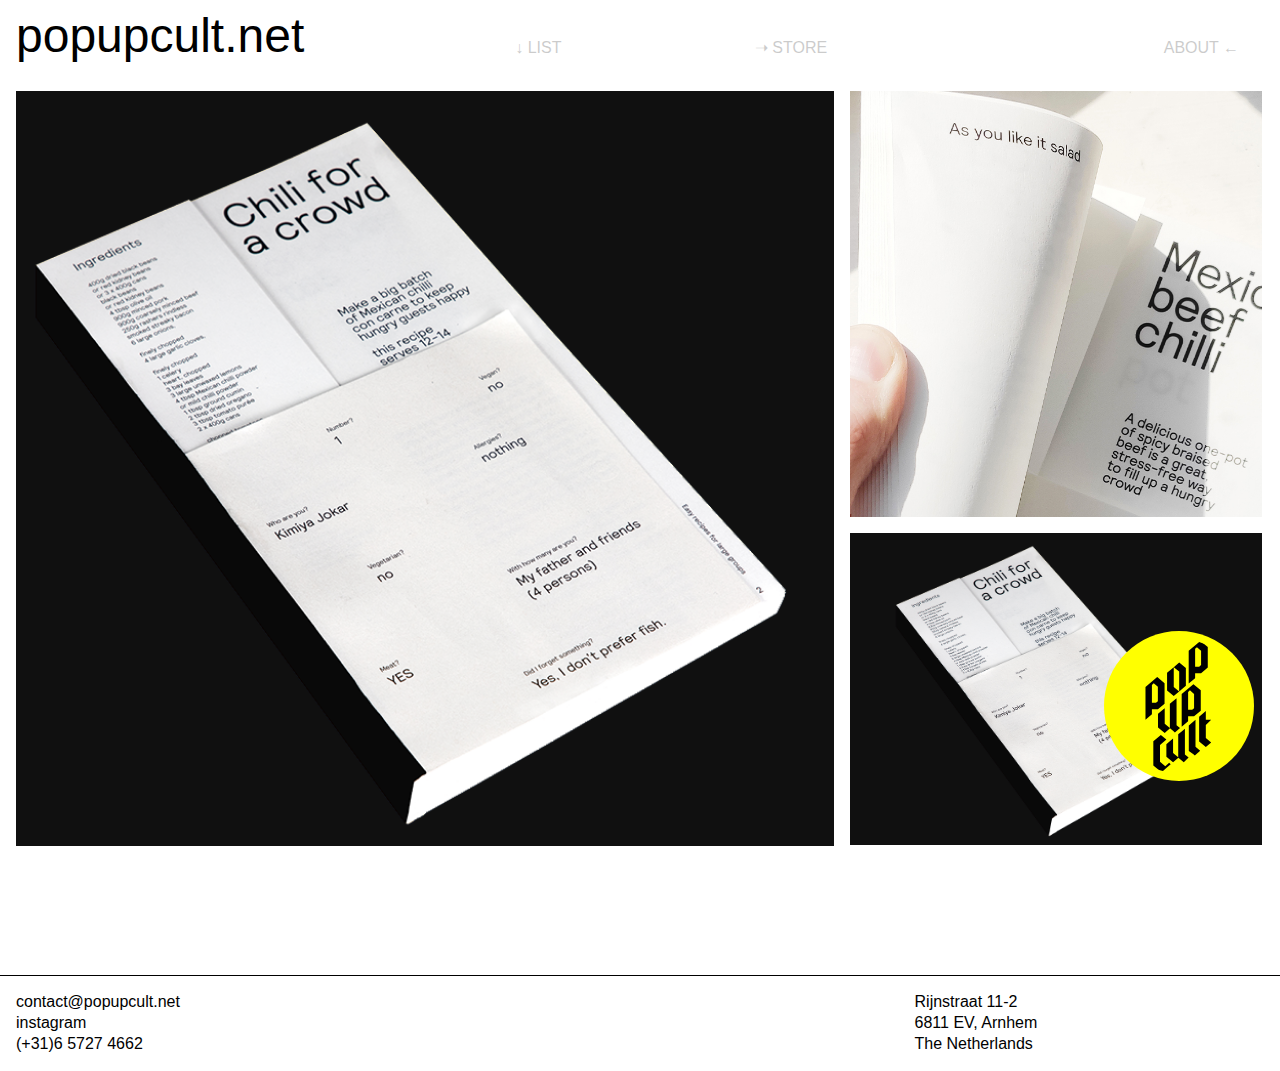
<file: index.html>
<!DOCTYPE html>


<!--
######  ####### ######  #     # ######   #####  #     # #       #######
#     # #     # #     # #     # #     # #     # #     # #          #
#     # #     # #     # #     # #     # #       #     # #          #
######  #     # ######  #     # ######  #       #     # #          #
#       #     # #       #     # #       #       #     # #          #    ###
#       #     # #       #     # #       #     # #     # #          #    ###
#       ####### #        #####  #        #####   #####  #######    #    ###
-->

<html lang="en" dir="ltr">

<head>
  <meta charset="UTF-8">
  <meta name="viewport" content="width=device-width, initial-scale=1">

  <title>popupcult</title>
  <meta name="author" content="popupcult, Brigit van Eijk, Ralph Bruens">
  <meta name="description" content="A graphic design collective for digital and printed matter.">
  <meta name="keywords" content="pop,up,cult,grafisch,ontwerp,Tilburg,logo,huisstijl,poster,publicatie">

  <meta property="og:type" content="website">
  <meta property="og:title" content="popupcult">
  <meta property="og:description" content="A graphic design collective for digital and printed matter.">
  <meta property="og:image" content="">
  <meta property="og:url" content="http://popupcult.net">
  <meta property="og:site_name" content="popupcult.net">

  <meta name="twitter:title" content="popupcult">
  <meta name="twitter:description" content="A graphic design collective for digital and printed matter.">
  <meta name="twitter:image" content="">
  <meta name="twitter:site" content="@popupcult">
  <meta name="twitter:creator" content="@popupcult">

  <!-- __________ -->
  <meta http-equiv="Content-Type" content="text/html; charset=us-ascii">
  <link rel="stylesheet" href="css/index.css">
  <link rel="stylesheet" href="css/slideshow.css">


  <script src="https://ajax.googleapis.com/ajax/libs/jquery/3.1.0/jquery.min.js"> </script>
  <script src="js/index.js"></script>


</head>

<body>

  <header class="header_container">
    <a href='index.html'>
      <h1 class="logo_container">popupcult.net</h1></a>
   
   
    <div class="menu_list_container">   
      <a class='menubtn' href='list.html'>↓ LIST</a>
    </div>
   
    <div class="menu_store_container">   
      <a class='menubtn right' href='https://store.popupcult.net/'>➝ STORE</a>
    </div>
  
    <div class="menu_about_container">  
      <a class='menubtn right' href='about.html'>ABOUT ←</a>
      <a href="javascript:void(0);" class="icon right" onclick="myFunction()">
        <p class="fa fa-bars mobile">M</p>
      </a>
    </div>
  
  </header>
  
  <div class="topnav">
  
   
    <div id="dropdown">
      <a href="list.html">↓ LIST</a>
      <a href="about.html">ABOUT ←</a>
      <a class="bottom" href="https://store.popupcult.net/">➝ STORE</a>
    </div>
  
    </div>

 
  <div class="main-container">
    <img class="ellipse fit" src="img/puclogo.svg" alt="popupcult">

    <div class="content_container">
        
      <div class="mySlides fade">
          <img class="cover" src="img/crowd_thumbnail.png" style="width:100%">
        </div>

        <div class="mySlides fade">
          <img class="cover" src="img/yacht_thumbnail.jpg" style="width:100%">
        </div>

        <div class="mySlides fade">
          <img class="cover" src="img/puccrouwd_thumbnail_2.png" style="width:100%">
        </div>
      
    </div>  

    <div class="text_container">

        <div class="mySlides2 fade">
          <img class="cover" src="img/crowd_thumbnail_2.jpg" style="width:100%">
        </div>

        <div class="mySlides2 fade">
          <img class="cover" src="img/Mira_thumbnail.png" style="width:100%">
        </div>

        <div class="mySlides2 fade">
          <img class="cover" src="img/Mira_thumbnail_2.png" style="width:100%">
        </div>
      
      </div>
   
    <!-- Slide show -->
         

    <div class="slide_container">
      
         <div class="mySlides3 fade">
          <img class="cover" src="img/crowd_thumbnail.png" style="width:100%">
        </div>

        <div class="mySlides3 fade">
          <img class="cover" src="img/Mira_thumbnail.png" style="width:100%">
        </div>

        <div class="mySlides3 fade">
          <img class="cover" src="img/Mira_thumbnail_2.png" style="width:100%">
        </div>

    </div>

  </div>
  
  <footer class="footer_container">
    <div class='contact_container'>
      <p class='foot'>contact@popupcult.net</p>
      <p class='foot'>instagram</p>
      <p class='foot'>(+31)6 5727 4662</p>
      
    </div>

    <div class='quote_container'>
    </div>

    <div class='social_container'>
      <p class='foot'>Rijnstraat 11-2</p>
      <p class='foot'>6811 EV, Arnhem</p>
      <p class='foot'>The Netherlands</p>
    </div>
  </footer>
      

  

    

  <script src="js/slide.js"></script>
  <script src="js/slide02.js"></script>
  <script src="js/slide03.js"></script>

  <!-- /* NO HTML BEYOND THIS SECTION*/ -->
  <script src="https://ajax.googleapis.com/ajax/libs/jquery/3.2.1/jquery.min.js"></script>
  <script src="js/index.js"></script>



</body>

</html>
</file>
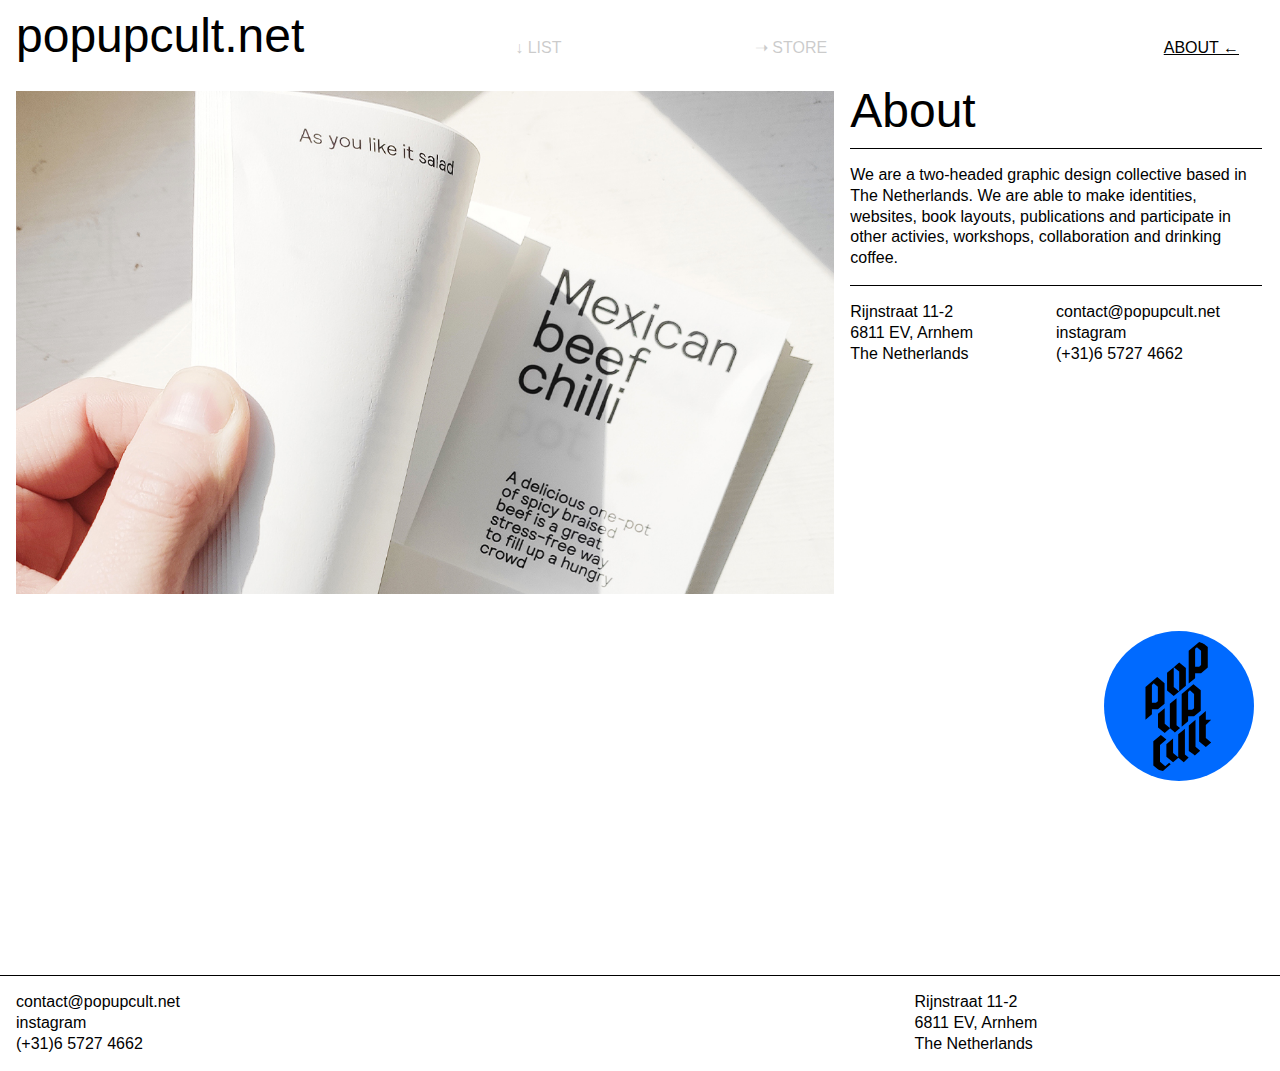
<file: about.html>
<!DOCTYPE html>


<!--
######  ####### ######  #     # ######   #####  #     # #       #######
#     # #     # #     # #     # #     # #     # #     # #          #
#     # #     # #     # #     # #     # #       #     # #          #
######  #     # ######  #     # ######  #       #     # #          #
#       #     # #       #     # #       #       #     # #          #    ###
#       #     # #       #     # #       #     # #     # #          #    ###
#       ####### #        #####  #        #####   #####  #######    #    ###
-->

<html lang="en" dir="ltr">

<head>
  <meta charset="UTF-8">
  <meta name="viewport" content="width=device-width, initial-scale=1">

  <title>Mindgarden - popupcult</title>
  <meta name="author" content="popupcult, Brigit van Eijk, Ralph Bruens">
  <meta name="description" content="A graphic design collective for digital and printed matter.">
  <meta name="keywords" content="pop,up,cult,grafisch,ontwerp,Arnhem,Amsterdam,graphic, design, books, exhibition, games,logo, huisstijl, poster,publicatie">
  <meta property="og:type" content="website">
  <meta property="og:title" content="popupcult">
  <meta property="og:description" content="A graphic design collective for digital and printed matter.">
  <meta property="og:image" content="">
  <meta property="og:url" content="http://popupcult.net">
  <meta property="og:site_name" content="popupcult.net">

  <meta name="twitter:title" content="popupcult">
  <meta name="twitter:description" content="A graphic design collective for digital and printed matter.">
  <meta name="twitter:image" content="">
  <meta name="twitter:site" content="@popupcult">
  <meta name="twitter:creator" content="@popupcult">

  <!-- __________ -->
  <meta http-equiv="Content-Type" content="text/html; charset=us-ascii">
  <link rel="stylesheet" href="css/index.css">


  <script src="https://ajax.googleapis.com/ajax/libs/jquery/3.1.0/jquery.min.js"> </script>
  <script src="js/index.js"></script>


</head>

<body>

  <header class="header_container">
    <a href='index.html'>
      <h1 class="logo_container">popupcult.net</h1></a>
   
   
    <div class="menu_list_container">   
      <a class='menubtn' href='list.html'>↓ LIST</a>
    </div>
   
    <div class="menu_store_container">   
      <a class='menubtn right' href='https://store.popupcult.net/'>➝ STORE</a>
    </div>
  
    <div class="menu_about_container">  
      <a class='menubtnactive right' href='about.html'>ABOUT ←</a>
      <a href="javascript:void(0);" class="icon right" onclick="myFunction()">
        <p class="fa fa-bars mobile">M</p>
      </a>
    </div>
  
  </header>
  
  <div class="topnav">
  
   
    <div id="dropdown">
      <a href="list.html">↓ LIST</a>
      <a href="about.html">ABOUT ←</a>
      <a class="bottom" href="https://store.popupcult.net/">➝ STORE</a>
    </div>

    </div>

    <div class="thumbnail_container">
      <a href='recipes.html'>
        <div class='project'>
          <img src="img/crowd_thumbnail.png" style="width:100%" alt="crowd">
        </div>
      </a>

    </div> 

  <div class="main-container">

     

    <img class="ellipse fit" src="img/puclogo.svg" alt="popupcult">

  
    <div class="content_container">
      <a href='recipes.html'>
        <div class='project'>
          <img src="img/crowd_thumbnail_2.jpg" style="width:100%" alt="crowd">
        </div>
      </a>

    </div>  

    <div class="text_container">
       
      <h1>
        About
       </h1>

    <div class="infotable"> 
      <p>
        We are a two-headed graphic design collective based in The Netherlands. We are able to make identities, websites, book layouts, publications and participate in other activies, workshops, collaboration and drinking coffee.      </p>
    </div>
    
    <div class="infotable">
      <div class="exinfo">
        <p>
          Rijnstraat 11-2
          <br>
          6811 EV, Arnhem
          <br>
          The Netherlands </p>      
        </div>
      <div class="service">
        <p>contact@popupcult.net
          <br>
          instagram
          <br>
          (+31)6 5727 4662 </p>
      </div>
        
    </div>
  </div>

      <!-- Slide show -->
    <div class=" slide_container">
    </div>
    </div>
    
    <footer class="footer_container">
      <div class='contact_container'>
        <p class='foot'>contact@popupcult.net</p>
        <p class='foot'>instagram</p>
        <p class='foot'>(+31)6 5727 4662</p>
        
      </div>
  
      <div class='quote_container'>
      </div>
  
      <div class='social_container'>
        <p class='foot'>Rijnstraat 11-2</p>
        <p class='foot'>6811 EV, Arnhem</p>
        <p class='foot'>The Netherlands</p>
      </div>
    </footer>



  <!-- /* NO HTML BEYOND THIS SECTION*/ -->
  <script src="https://ajax.googleapis.com/ajax/libs/jquery/3.2.1/jquery.min.js"></script>
  <script src="js/index.js"></script>



</body>

</html>
</file>
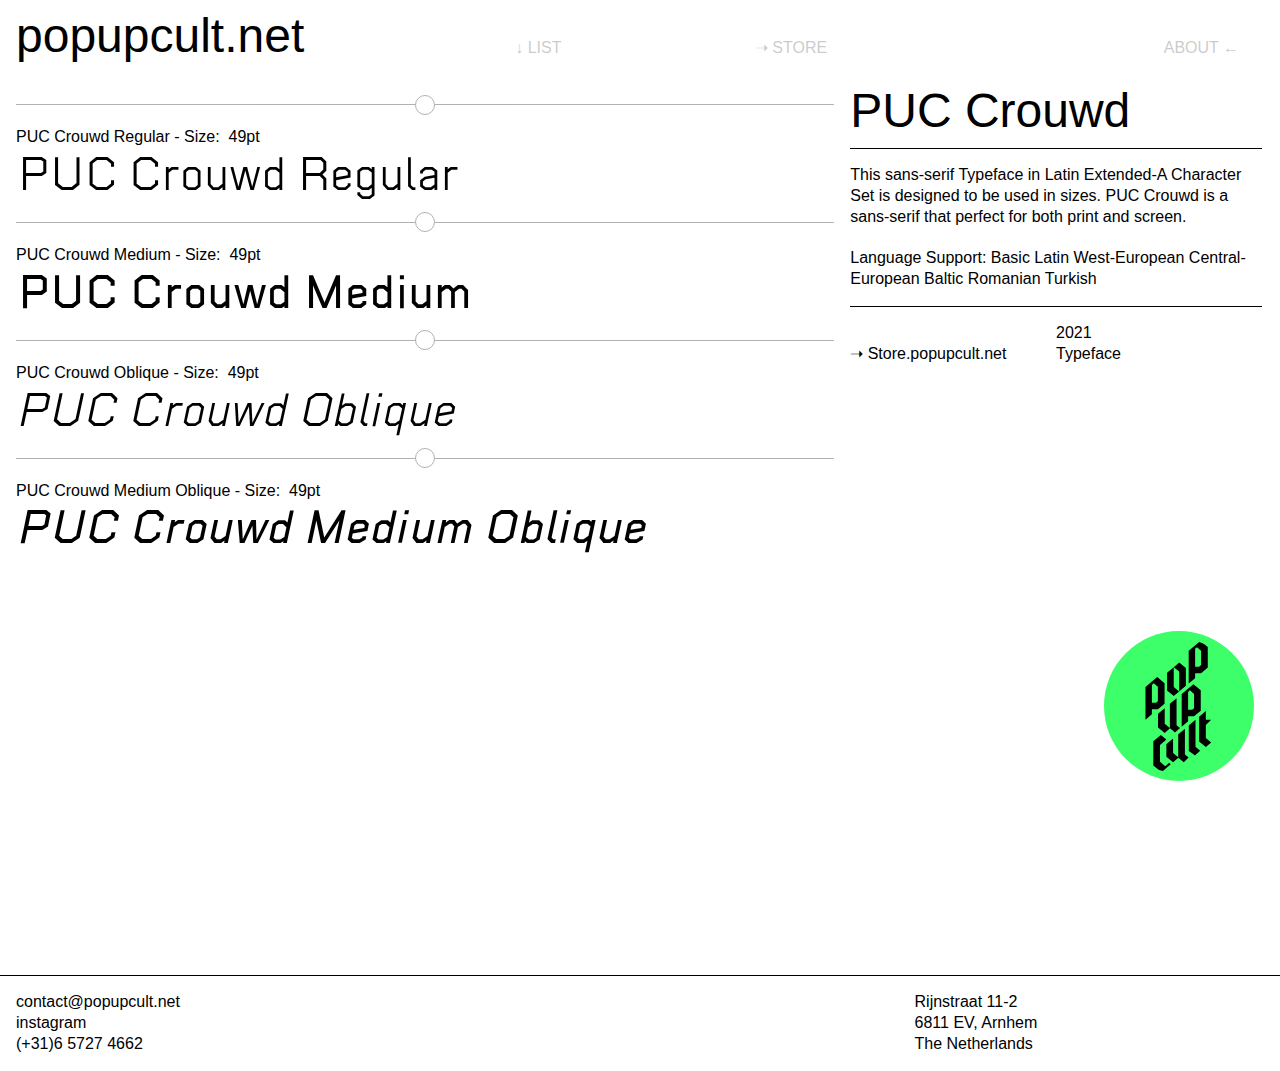
<file: crouwd.html>
<!DOCTYPE html>


<!--
######  ####### ######  #     # ######   #####  #     # #       #######
#     # #     # #     # #     # #     # #     # #     # #          #
#     # #     # #     # #     # #     # #       #     # #          #
######  #     # ######  #     # ######  #       #     # #          #
#       #     # #       #     # #       #       #     # #          #    ###
#       #     # #       #     # #       #     # #     # #          #    ###
#       ####### #        #####  #        #####   #####  #######    #    ###
-->

<html lang="en" dir="ltr">

<head>
  <meta charset="UTF-8">
  <meta name="viewport" content="width=device-width, initial-scale=1">

  <title>PUC Crouwd - popupcult</title>
  <meta name="author" content="popupcult, Brigit van Eijk, Ralph Bruens">
  <meta name="description" content="A graphic design collective for digital and printed matter.">
  <meta name="keywords" content="pop,up,cult,grafisch,ontwerp,Arnhem,Amsterdam,graphic, design, books, exhibition, games,logo, huisstijl, poster,publicatie">
  <meta property="og:type" content="website">
  <meta property="og:title" content="popupcult">
  <meta property="og:description" content="A graphic design collective for digital and printed matter.">
  <meta property="og:image" content="">
  <meta property="og:url" content="http://popupcult.net">
  <meta property="og:site_name" content="popupcult.net">

  <meta name="twitter:title" content="popupcult">
  <meta name="twitter:description" content="A graphic design collective for digital and printed matter.">
  <meta name="twitter:image" content="">
  <meta name="twitter:site" content="@popupcult">
  <meta name="twitter:creator" content="@popupcult">

  <!-- __________ -->
  <meta http-equiv="Content-Type" content="text/html; charset=us-ascii">
  <link rel="stylesheet" href="css/index.css">
  <link rel="stylesheet" href="css/typetest.css">

  <script src="https://ajax.googleapis.com/ajax/libs/jquery/3.5.1/jquery.min.js"> </script>
  <script src="js/index.js"></script>


</head>

<body>

  <header class="header_container">
    <a href='index.html'>
      <h1 class="logo_container">popupcult.net</h1></a>
   
   
    <div class="menu_list_container">   
      <a class='menubtn' href='list.html'>↓ LIST</a>
    </div>
   
    <div class="menu_store_container">   
      <a class='menubtn right' href='https://store.popupcult.net/'>➝ STORE</a>
    </div>
  
    <div class="menu_about_container">  
      <a class='menubtn right' href='about.html'>ABOUT ←</a>
      <a href="javascript:void(0);" class="icon right" onclick="myFunction()">
        <p class="fa fa-bars mobile">M</p>
      </a>
    </div>
  
  </header>
  
  <div class="topnav">
    
  <div id="dropdown">
    <a href="list.html">↓ LIST</a>
    <a href="about.html">ABOUT ←</a>
    <a class="bottom" href="https://store.popupcult.net/">➝ STORE</a>
  </div>
  
    </div>

    <div class="thumbnail_container">
      <a href='recipes.html'>
        <div class='project'>
          <img src="img/puccrouwd_thumbnail_2.png" style="width:100%" alt="PUC Crouwd">
        </div>
      </a>

    </div> 

  <div class="main-container">

     

    <img class="ellipse fit" src="img/puclogo.svg" alt="popupcult">

    <div class="content_container">
    <div class="wrap">
      <input class="font-tester-slide slider" type="range" min="12" max="86">
      <br>
      <br>
      <p class="font-tester-ui">PUC Crouwd Regular - Size: &nbsp; </p><span class="font-size-num"> 49 </span><p class="font-tester-ui">pt</p>
      <input class="font-tester" placeholder="PUC Crouwd Regular"></input>
      
      <input class="font-tester-slide-2 slider" type="range" min="12" max="86">
      <br>
      <br>
      <p class="font-tester-ui">PUC Crouwd Medium - Size: &nbsp; </p><span class="font-size-num-2"> 49 </span><p class="font-tester-ui">pt</p>
      <input class="font-tester-2" placeholder="PUC Crouwd Medium"></input>

      <input class="font-tester-slide-3 slider" type="range" min="12" max="86">
      <br>
      <br>
      <p class="font-tester-ui">PUC Crouwd Oblique - Size: &nbsp; </p><span class="font-size-num-3"> 49 </span><p class="font-tester-ui">pt</p>
      <input class="font-tester-3" placeholder="PUC Crouwd Oblique"></input>

      <input class="font-tester-slide-4 slider" type="range" min="12" max="86">
      <br>
      <br>
      <p class="font-tester-ui">PUC Crouwd Medium Oblique - Size: &nbsp; </p><span class="font-size-num-4"> 49 </span><p class="font-tester-ui">pt</p>
      <input class="font-tester-4" placeholder="PUC Crouwd Medium Oblique"></input>
    </div>
  </div>

    <div class="text_container">
   
      <h1>
        PUC Crouwd
       </h1>

    <div class="infotable"> 
      <p>
        This sans-serif Typeface in Latin Extended-A Character Set is designed to be used in sizes. PUC Crouwd is a sans-serif that perfect for both print and screen.
        <br>
        <br>
        Language Support: Basic Latin West-European Central-European Baltic Romanian Turkish      </p>
    </div>
    
    <div class="infotable">
      <div class="exinfo">
      <a class='menu' href='https://store.popupcult.net'>➝ Store.popupcult.net</a>
      </div>
      <div class="service">
        <p>2021<br>Typeface</p>
      </div>
        
    </div>
  </div>

      <!-- Slide show -->
    <div class=" slide_container">
    </div>
    </div>

    <footer class="footer_container">
      <div class='contact_container'>
        <p class='foot'>contact@popupcult.net</p>
        <p class='foot'>instagram</p>
        <p class='foot'>(+31)6 5727 4662</p>
        
      </div>
  
      <div class='quote_container'>
      </div>
  
      <div class='social_container'>
        <p class='foot'>Rijnstraat 11-2</p>
        <p class='foot'>6811 EV, Arnhem</p>
        <p class='foot'>The Netherlands</p>
      </div>
    </footer>



  <!-- /* NO HTML BEYOND THIS SECTION*/ -->
  <script src="https://ajax.googleapis.com/ajax/libs/jquery/3.2.1/jquery.min.js"></script>
  <script src="js/index.js"></script>
  <script src="js/typetest.js"></script>


</body>

</html>
</file>
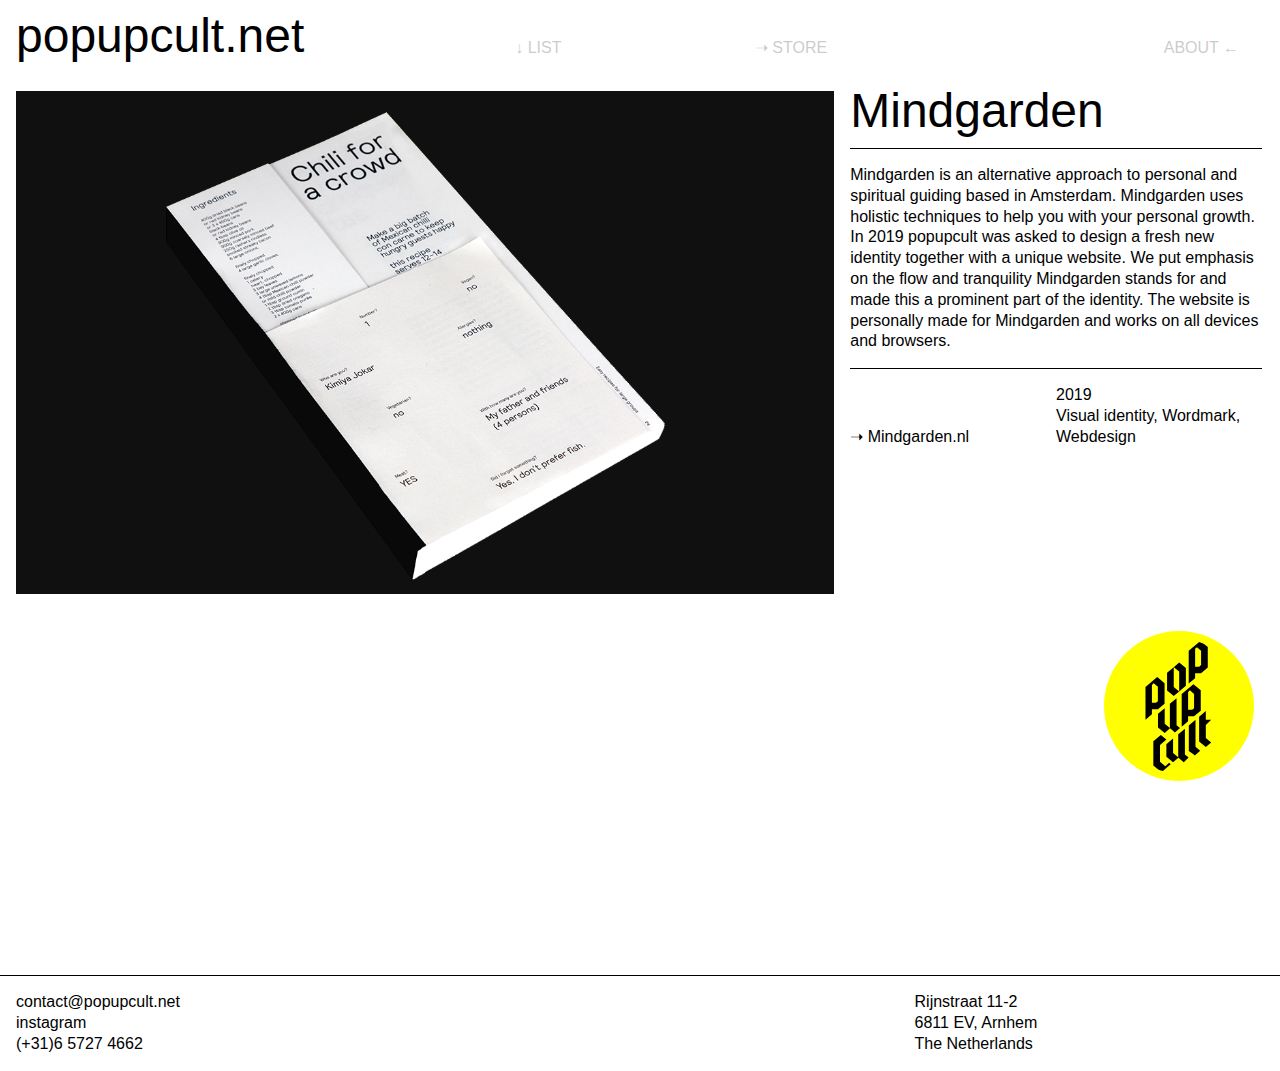
<file: mindgarden.html>
<!DOCTYPE html>


<!--
######  ####### ######  #     # ######   #####  #     # #       #######
#     # #     # #     # #     # #     # #     # #     # #          #
#     # #     # #     # #     # #     # #       #     # #          #
######  #     # ######  #     # ######  #       #     # #          #
#       #     # #       #     # #       #       #     # #          #    ###
#       #     # #       #     # #       #     # #     # #          #    ###
#       ####### #        #####  #        #####   #####  #######    #    ###
-->

<html lang="en" dir="ltr">

<head>
  <meta charset="UTF-8">
  <meta name="viewport" content="width=device-width, initial-scale=1">

  <title>Mindgarden - popupcult</title>
  <meta name="author" content="popupcult, Brigit van Eijk, Ralph Bruens">
  <meta name="description" content="A graphic design collective for digital and printed matter.">
  <meta name="keywords" content="pop,up,cult,grafisch,ontwerp,Arnhem,Amsterdam,graphic, design, books, exhibition, games,logo, huisstijl, poster,publicatie">
  <meta property="og:type" content="website">
  <meta property="og:title" content="popupcult">
  <meta property="og:description" content="A graphic design collective for digital and printed matter.">
  <meta property="og:image" content="">
  <meta property="og:url" content="http://popupcult.net">
  <meta property="og:site_name" content="popupcult.net">

  <meta name="twitter:title" content="popupcult">
  <meta name="twitter:description" content="A graphic design collective for digital and printed matter.">
  <meta name="twitter:image" content="">
  <meta name="twitter:site" content="@popupcult">
  <meta name="twitter:creator" content="@popupcult">

  <!-- __________ -->
  <meta http-equiv="Content-Type" content="text/html; charset=us-ascii">
  <link rel="stylesheet" href="css/index.css">


  <script src="https://ajax.googleapis.com/ajax/libs/jquery/3.1.0/jquery.min.js"> </script>
  <script src="js/index.js"></script>


</head>

<body>

  <header class="header_container">
    <a href='index.html'>
      <h1 class="logo_container">popupcult.net</h1></a>
   
   
    <div class="menu_list_container">   
      <a class='menubtn' href='list.html'>↓ LIST</a>
    </div>
   
    <div class="menu_store_container">   
      <a class='menubtn right' href='https://store.popupcult.net/'>➝ STORE</a>
    </div>
  
    <div class="menu_about_container">  
      <a class='menubtn right' href='about.html'>ABOUT ←</a>
      <a href="javascript:void(0);" class="icon right" onclick="myFunction()">
        <p class="fa fa-bars mobile">M</p>
      </a>
    </div>
  
  </header>
  
  <div class="topnav">
    
    <div id="dropdown">
      <a href="list.html">↓ LIST</a>
      <a href="about.html">ABOUT ←</a>
      <a class="bottom" href="https://store.popupcult.net/">➝ STORE</a>
    </div>
  
    </div>

    <div class="thumbnail_container">
      <a href='recipes.html'>
        <div class='project'>
          <img src="img/crowd_thumbnail.png" style="width:100%" alt="crowd">
        </div>
      </a>

    </div> 

  <div class="main-container">

     

    <img class="ellipse fit" src="img/puclogo.svg" alt="popupcult">

  
    <div class="content_container">
      <a href='recipes.html'>
        <div class='project'>
          <img src="img/crowd_thumbnail.png" style="width:100%" alt="crowd">
        </div>
      </a>

    </div>  

    <div class="text_container">
       
      <h1>
        Mindgarden
       </h1>

    <div class="infotable"> 
      <p>
        Mindgarden is an alternative approach to personal and spiritual guiding based in Amsterdam. Mindgarden uses holistic techniques to help you with your personal growth. In 2019 popupcult was asked to design a fresh new identity together with a unique website. We put emphasis on the flow and tranquility Mindgarden stands for and made this a prominent part of the identity. The website is personally made for Mindgarden and works on all devices and browsers.
      </p>
    </div>
    
    <div class="infotable">
      <div class="exinfo">
      <a class='menu' href='https://www.mindgarden.nl'>➝ Mindgarden.nl</a>
      </div>
      <div class="service">
        <p>2019<br>Visual identity, Wordmark, Webdesign </p>
      </div>
        
    </div>
  </div>

      <!-- Slide show -->
    <div class=" slide_container">
    </div>
    </div>

    <footer class="footer_container">
      <div class='contact_container'>
        <p class='foot'>contact@popupcult.net</p>
        <p class='foot'>instagram</p>
        <p class='foot'>(+31)6 5727 4662</p>
        
      </div>
  
      <div class='quote_container'>
      </div>
  
      <div class='social_container'>
        <p class='foot'>Rijnstraat 11-2</p>
        <p class='foot'>6811 EV, Arnhem</p>
        <p class='foot'>The Netherlands</p>
      </div>
    </footer>



  <!-- /* NO HTML BEYOND THIS SECTION*/ -->
  <script src="https://ajax.googleapis.com/ajax/libs/jquery/3.2.1/jquery.min.js"></script>
  <script src="js/index.js"></script>



</body>

</html>
</file>
<file: css/index.css>
/* BASE */

*,
*:before,
*:after {
  margin: 0;
  box-sizing: border-box;

}

body,html {
    min-height: 100vh;
    background: #FFF;
    font-size: 16px;
    

}

article, aside, details, figcaption, figure,
footer, header, main, menu, nav, section, summary {
  /* Add correct display for IE 9- and some newer browsers */
  display: block;
}

::-moz-selection {
  background: none;
  color: none;
}

::selection {
  background: blue;
  color: white;
}



/* GRID */

.header_container { grid-area: header; }
.menu_list_container { grid-area: list; padding-top: 1.4em; }
.menu_store_container { grid-area: store; padding-top: 1.4em; }
.menu_about_container {  grid-area: about; padding-top: 1.4em; }
.thumbnail_container { grid-area:thumb; display: none; }
.content_container { grid-area: main;  }
.text_container { grid-area: text;  }
.footer_container { grid-area: footer; }
.slide_container { grid-area: slide; }
.contact_container {  grid-area: contact;  }
.quote_container {  grid-area: quote;  }
.social_container {grid-area: social;}
.logo_container {grid-area: logo;}

.main-container {
  display: grid;  grid-template-columns: 63% 0% 0% 33%;
  grid-template-areas:
    'main main main text'
    'main main main slide';
  grid-gap: 1em;
  background-color: #ffffff;
  padding: 1em;
  min-height: 100vh;
}

.main-container > div {
  text-align: left;
  padding: 0 0;
  
}

.header_container{
  display: grid;
  grid-template-columns: 40% 10% 15% 33%;
  width: 100%;
  grid-template-areas: 
  'logo list store about';
  padding:1em;
  

}

.footer_container {
  display: grid;
  grid-template-columns: 24% 24% 24% 24%;
  width: 100%;
  border-top: solid 1px #000;
  background-color: #FFF;
  grid-template-areas: 
  'contact quote quote social';
  padding:1em;
  
}

/* STYLE */
h1{
  font-size: 3em;
  color: black;
  font-family: "Helvetica Neue", Helvetica, sans-serif;
  font-weight: normal;
  line-height: 0.85em;
  letter-spacing: -0.85;
  width: max-content;
  -webkit-font-smoothing: antialiased;
}

p {
  font-size: 1em;
  font-family: "Helvetica Neue", Helvetica, sans-serif;
  text-decoration: none;
  color: #000;
  font-weight: normal;
  line-height: 1.3em;
  
}

p.white{
  color: #FFF;
}

a {
  font-size: 1em;
  font-family: "Helvetica Neue", Helvetica, sans-serif;
  text-decoration: none;
  color: #000;
  font-weight: normal;
  line-height: 1.3em;
  
}

.textbox{
  max-width: 100%;
}

a.disc{
  display: inline-block;
  margin-top: 1em;
  margin-bottom: 1em;
  opacity: 0.2;
  transition: 0.3s;
}

a.disc:hover{
  text-decoration: underline;
  opacity: 1;
  transition: 0.3s;
}

a.filt{
  display: inline-block;
  margin-top: 1em;
  margin-bottom: 1em;
  opacity: 0.2;
  transition: 0.3s;
}

a.filt:hover{
  text-decoration: underline;
  opacity: 1;
  transition: 0.3s;
}

ul.menubar{
    display: inline-block;
    width:100%;
    list-style-type: none;
    margin-block-start: 1em;
    margin-block-end: 0;
    margin-inline-start: 0;
    margin-inline-end: 0;
    padding-inline-start: 0;
}

li.menubutton{
  display: inline-block;
  width: max-content;
  text-align: left;
}

li.menubutton:nth-child(2){
  text-align: right;  
  margin-left: 25%;
}

li.menubutton:last-child{
  text-align: right;
  float:right
}

.menubtn{
  color:black;
  opacity: 0.2;
  transition: 0.3s;
}

.menubtn:hover{
  text-decoration: underline;
  color:black;
  opacity: 1;
  transition: 0.3s;
}

.menubtnactive{
  text-decoration: underline;
  color:black;
  opacity: 1;
  
}

.topnav {
  display: none;
 
}

p.fa.fa-bars.mobile{
  display: none;
}

.right{
  float: right;
}

.activebtn{
  color:black;
  text-decoration: underline;
  opacity: 1;
}

.titletable{
  font-size: 3em;
  margin-bottom: 1em ;
}

.infotable{
  border-top: solid 1px #000;
  padding-top: 1em;
  margin-bottom: 1em ;
  margin-top: 1em ;
}


.exinfo{
  display: inline-block;
  width: 49%;
}

.service{
  display: inline-block;
  width: 49%;
}

.thumbnail{
  width: 100%;
  height: 100%;
}

.ellipse{
    position:fixed;
    height: 150px;
    width: 150px;
    border-radius: 50%;
    float: right;
    z-index: 9999;
    margin-top: 60vh;
    margin-left:85vw;
    padding:0.5em;
}

.fit{
  object-fit: contain;
}

.cover{
  object-fit: cover;
  height: 100%;
}



/* Mobile */
@media screen and (max-width: 870px) {
  .menubtn{
    display: none;
  }

  .menubtnactive{
    display: none;
  }

.menu_list_container { grid-area: list; padding-top: 0; }
.menu_store_container { grid-area: store; padding-top: 0; }
.menu_about_container {  grid-area: about; padding-top: 0; }
.text_container { grid-area: text; max-height: max-content; }
.thumbnail_container { grid-area:thumb; display: block;} 
.main-container {
  display: grid;  grid-template-columns: 100%;
  grid-template-areas:
  'thumb'
  'text'
  'main';
  grid-gap: 1em;
  background-color: #ffffff;
  padding: 1em;
  padding-top: 0;
  min-height: 75vh;
}

.footer_container {
  display: grid;
  grid-template-columns: 45% 45%;
  width: 100%;
  border-top: solid 1px #000;
  background-color: #FFF;
  grid-template-areas: 
  'contact social';
  padding:1em;
  
}



  h1{
    
    font-size: 2em;
    color:black;
    font-family: "Helvetica Neue", Helvetica, sans-serif;
    font-weight: normal;
    line-height: 0.85em;
    letter-spacing: -0.85;
    width: max-content;
    -webkit-font-smoothing: antialiased;
  }

  p.foot{
    font-size: 0.75em;
    color: #000;
  }

  .topnav {
    overflow: hidden;
    display: block;
    
    position: relative;
   
  }
  
  .topnav #dropdown {
    display: none;
  }
  
  .topnav a {
    font-size: 1em;
    font-family: "Helvetica Neue", Helvetica, sans-serif;
    text-decoration: none;
    color: black;
    font-weight: normal;
    line-height: 1.3em;
    display: block;
    padding-top: 0.5em;
    padding-bottom: 0.5em;
    padding-left: 1em;
    border-top: solid 1px #000;
    opacity: 0.2;
    transition: 0.3s;
  }

  .bottom{
    border-bottom: solid 1px #000;
  }

  .topnav p {
    color: black;
    text-decoration: none;
    font-size: 1em;
    display: block;
    opacity: 0.2;
    transition: 0.3s;
  }
  
  
  .topnav a.icon {
    display: block;
    color: #000;
    right: 0;
    top: 0;
    width: 1.5em;
    height: 1.5em;
    
  }
  
  .topnav a:hover {
    color: #000;
    opacity: 1;
    transition: 0.3s;
    border-bottom: solid 1px #000;


  }
    
  p.fa.fa-bars.mobile{
    font-size: 1.5em;
    opacity: 0.2;
    transition: 0.3s;
    display: inline-block;
  }

  p.fa.fa-bars.mobile:hover{
    font-size: 1.5em;
    opacity: 1;
    transition: 0.3s;
  }

  .ellipse{
    position:fixed;
    height: 130px;
    width: 130px;
    border-radius: 50%;
    float: right;
    z-index: 9999;
    margin-top: 62vh;
    margin-left:50vw;
    padding:0.5em;
  }

  .fit{
    object-fit: contain;
  }



}
</file>
<file: css/slideshow.css>
body,html {
  height: 100%;
  background: #FFF;
  font-size: 16px;
  /* overflow-y: hidden; */

}

/* Slideshow container */
.slideshow-container {
  width:100%;
  height: 100%;
}

.mySlides{
  width: 100%;
  height: 87%;
}

.mySlides2{
  width: 100%;
  height:100%;
  display: inline-block;
  /* margin-bottom: 1em; */
}

.mySlides3{
  width: 100%;
  height: 73.1%;
  display: inline-block;
}

img{
  width: 100%;
  height: auto;
}



/* Caption text */
.text {
  font-family: "Helvetica Neue", Helvetica, sans-serif;
  font-weight: normal;
  line-height: 1.3em;
  color: #f2f2f2;
  font-size: 1em;
  padding: 8px 12px;
  position: absolute;
  bottom: 8px;
  width: 100%;
  text-align: left;
}

/* Number text (1/3 etc) */
.numbertext {
  font-family: "Helvetica Neue", Helvetica, sans-serif;
  font-weight: normal;
  line-height: 1.3em;
  color: #f2f2f2;
  font-size: 1em;
  padding: 8px 12px;
  position: absolute;
  top: 0;
}


/* Fading animation */
.fade {
  -webkit-animation-name: fade;
  -webkit-animation-duration: 1.5s;
  animation-name: fade;
  animation-duration: 1.5s;
}

@-webkit-keyframes fade {
  from {opacity: 1} 
  to {opacity: 1}
}

@keyframes fade {
  from {opacity: 1} 
  to {opacity: 1}
}

@media screen and (max-width: 870px) {
  .mySlides{
    width: 100%;
    height: 43vh;
  }

.mySlides2{
    
    height: 43vh;
  }



}
</file>
<file: css/typetest.css>
@font-face {
  font-family: "Crouwd";
  src: url("../font/PUCCrouwd-Regular.woff2") format("woff2"),
       url("../font/PUCCrouwd-Regular.woff") format("woff");
}

@font-face {
  font-family: "CrouwdM";
  src: url("../font/PUCCrouwd-Medium.woff2") format("woff2"),
       url("../font/PUCCrouwd-Medium.woff") format("woff");
}

@font-face {
  font-family: "CrouwdO";
  src: url("../font/PUCCrouwd-Oblique.woff2") format("woff2"),
       url("../font/PUCCrouwd-Oblique.woff") format("woff");
}

@font-face {
  font-family: "CrouwdMO";
  src: url("../font/PUCCrouwd-MediumOblique.woff2") format("woff2"),
       url("../font/PUCCrouwd-MediumOblique.woff") format("woff");
}

::placeholder {
  color:#000;
  opacity: 1; /* Firefox */
}

:-ms-input-placeholder { /* Internet Explorer 10-11 */
  color:#000;
}

::-ms-input-placeholder { /* Microsoft Edge */
  color:#000;
}

textarea:focus, input:focus{
  outline: none;
}

.wrap{
  width: 100%;
  height: auto;
}

.font-tester{
  font-family: "Crouwd";
  font-size: 49px;
  width: 63vw;
  display: block;
  line-height: 0.85em;
  letter-spacing: -0.85;
  color: black;
  border: hidden;
}

.font-size-num{
  font-family: Arial, Helvetica, sans-serif;
  width: max-content;
}

.font-tester-2{
  font-family: "CrouwdM";
  font-size: 49px;
  width: 63vw;
  display: block;
  line-height: 0.85em;
  letter-spacing: -0.85;
  color: black;
  border: hidden;
}

.font-size-num-2{
  font-family: Arial, Helvetica, sans-serif;
  width: max-content;
}

.font-tester-3{
  font-family: "CrouwdO";
  font-size: 49px;
  width: 63vw;
  display: block;
  line-height: 0.85em;
  letter-spacing: -0.85;
  color: black;
  border: hidden;
}

.font-size-num-4{
  font-family: Arial, Helvetica, sans-serif;
  width: max-content;
}

.font-tester-4{
  font-family: "CrouwdMO";
  font-size: 49px;
  width: 63vw;
  display: block;
  line-height: 0.85em;
  letter-spacing: -0.85;
  color: black;
  border: hidden;
}

.font-size-num-3{
  font-family: Arial, Helvetica, sans-serif;
  width: max-content;
}

.slider {
  -webkit-appearance: none;
  width: 100%;
  height: 1px;
  background: black;
  outline: none;
  opacity: 0.3;
  -webkit-transition: .3s;
  transition: opacity .3s;
}

.slider:hover {
  opacity: 1;
}

.slider::-webkit-slider-thumb {
  -webkit-appearance: none;
  appearance: arrow;
  width: 20px;
  height: 20px;
  background: white;
  border: solid 1px #000;
  cursor: pointer;
  border-radius: 50%;
}

.slider::-moz-range-thumb {
  width: 20px;
  height: 20px;
  background: black;
  cursor: pointer;
  border-radius: 50%;
}

span{ 
  display: inline-block;
}

p.font-tester-ui{
  display: inline-block;
}

@media screen and (max-width: 870px) {
.font-tester{
  font-family: "Crouwd";
  font-size: 49px;
  width: 90vw;
  display: block;
  line-height: 0.85em;
  letter-spacing: -0.85;
  color: black;
  border: hidden;
}

.font-tester-2{
  font-family: "CrouwdM";
  font-size: 49px;
  width: 90vw;
  display: block;
  line-height: 0.85em;
  letter-spacing: -0.85;
  color: black;
  border: hidden;
}

.font-tester-3{
  font-family: "CrouwdO";
  font-size: 49px;
  width: 90vw;
  display: block;
  line-height: 0.85em;
  letter-spacing: -0.85;
  color: black;
  border: hidden;
}

.font-tester-4{
  font-family: "CrouwdMO";
  font-size: 49px;
  width: 90vw;
  display: block;
  line-height: 0.85em;
  letter-spacing: -0.85;
  color: black;
  border: hidden;
}
}
</file>
